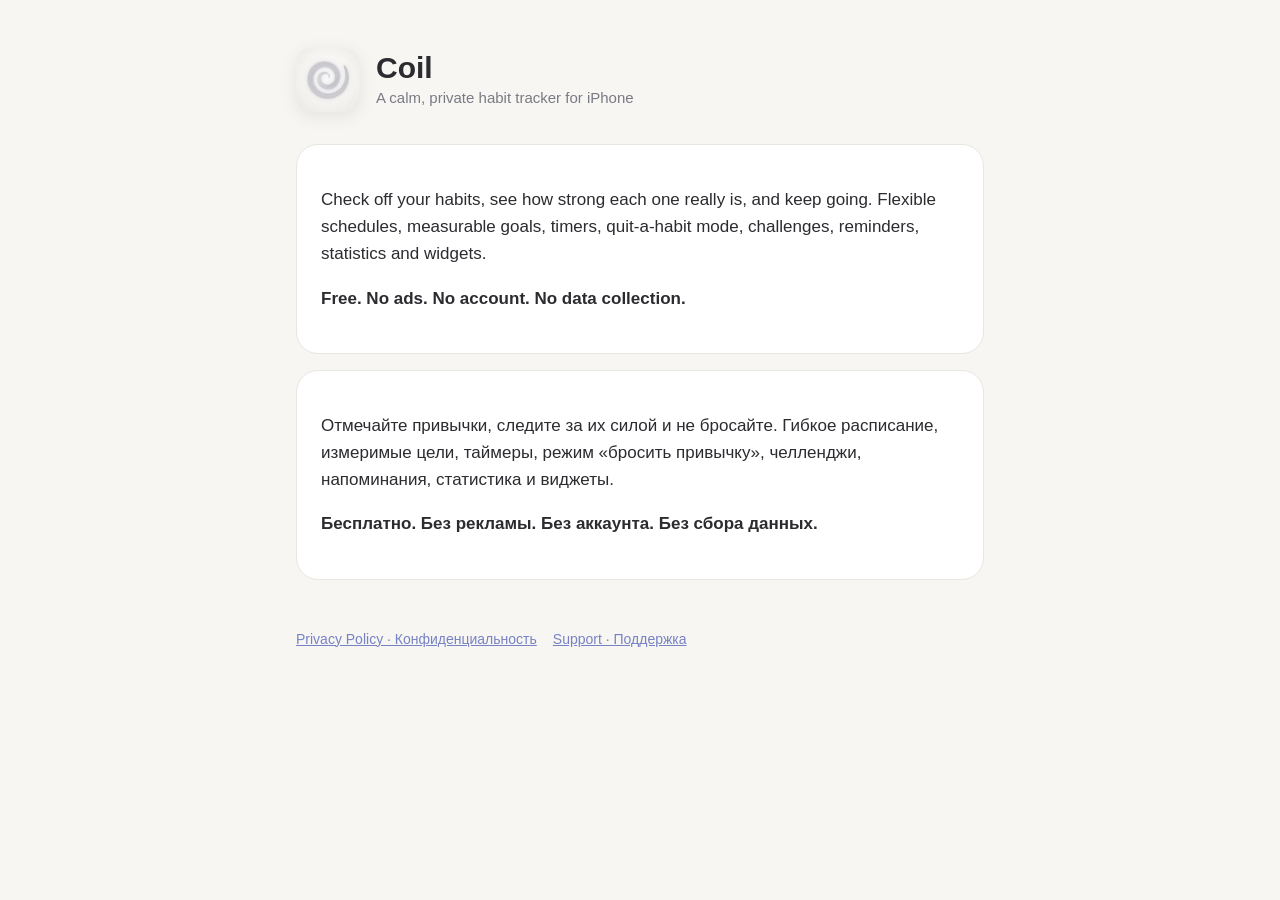
<file: site/index.html>
<!doctype html>
<html lang="en">
<head>
  <meta charset="utf-8">
  <meta name="viewport" content="width=device-width, initial-scale=1">
  <title>Coil Habit Tracker</title>
  <meta name="description" content="A calm, private habit tracker for iPhone.">
  <link rel="icon" href="icon.png">
  <link rel="stylesheet" href="style.css">
</head>
<body>
<main>
  <header>
    <img src="icon.png" alt="">
    <div>
      <h1>Coil</h1>
      <div class="muted">A calm, private habit tracker for iPhone</div>
    </div>
  </header>

  <section class="card">
    <p>Check off your habits, see how strong each one really is, and keep going. Flexible schedules, measurable goals, timers, quit-a-habit mode, challenges, reminders, statistics and widgets.</p>
    <p><strong>Free. No ads. No account. No data collection.</strong></p>
  </section>

  <section class="card" lang="ru">
    <p>Отмечайте привычки, следите за их силой и не бросайте. Гибкое расписание, измеримые цели, таймеры, режим «бросить привычку», челленджи, напоминания, статистика и виджеты.</p>
    <p><strong>Бесплатно. Без рекламы. Без аккаунта. Без сбора данных.</strong></p>
  </section>

  <footer>
    <a href="privacy.html">Privacy Policy · Конфиденциальность</a>
    <a href="support.html">Support · Поддержка</a>
  </footer>
</main>
</body>
</html>
</file>
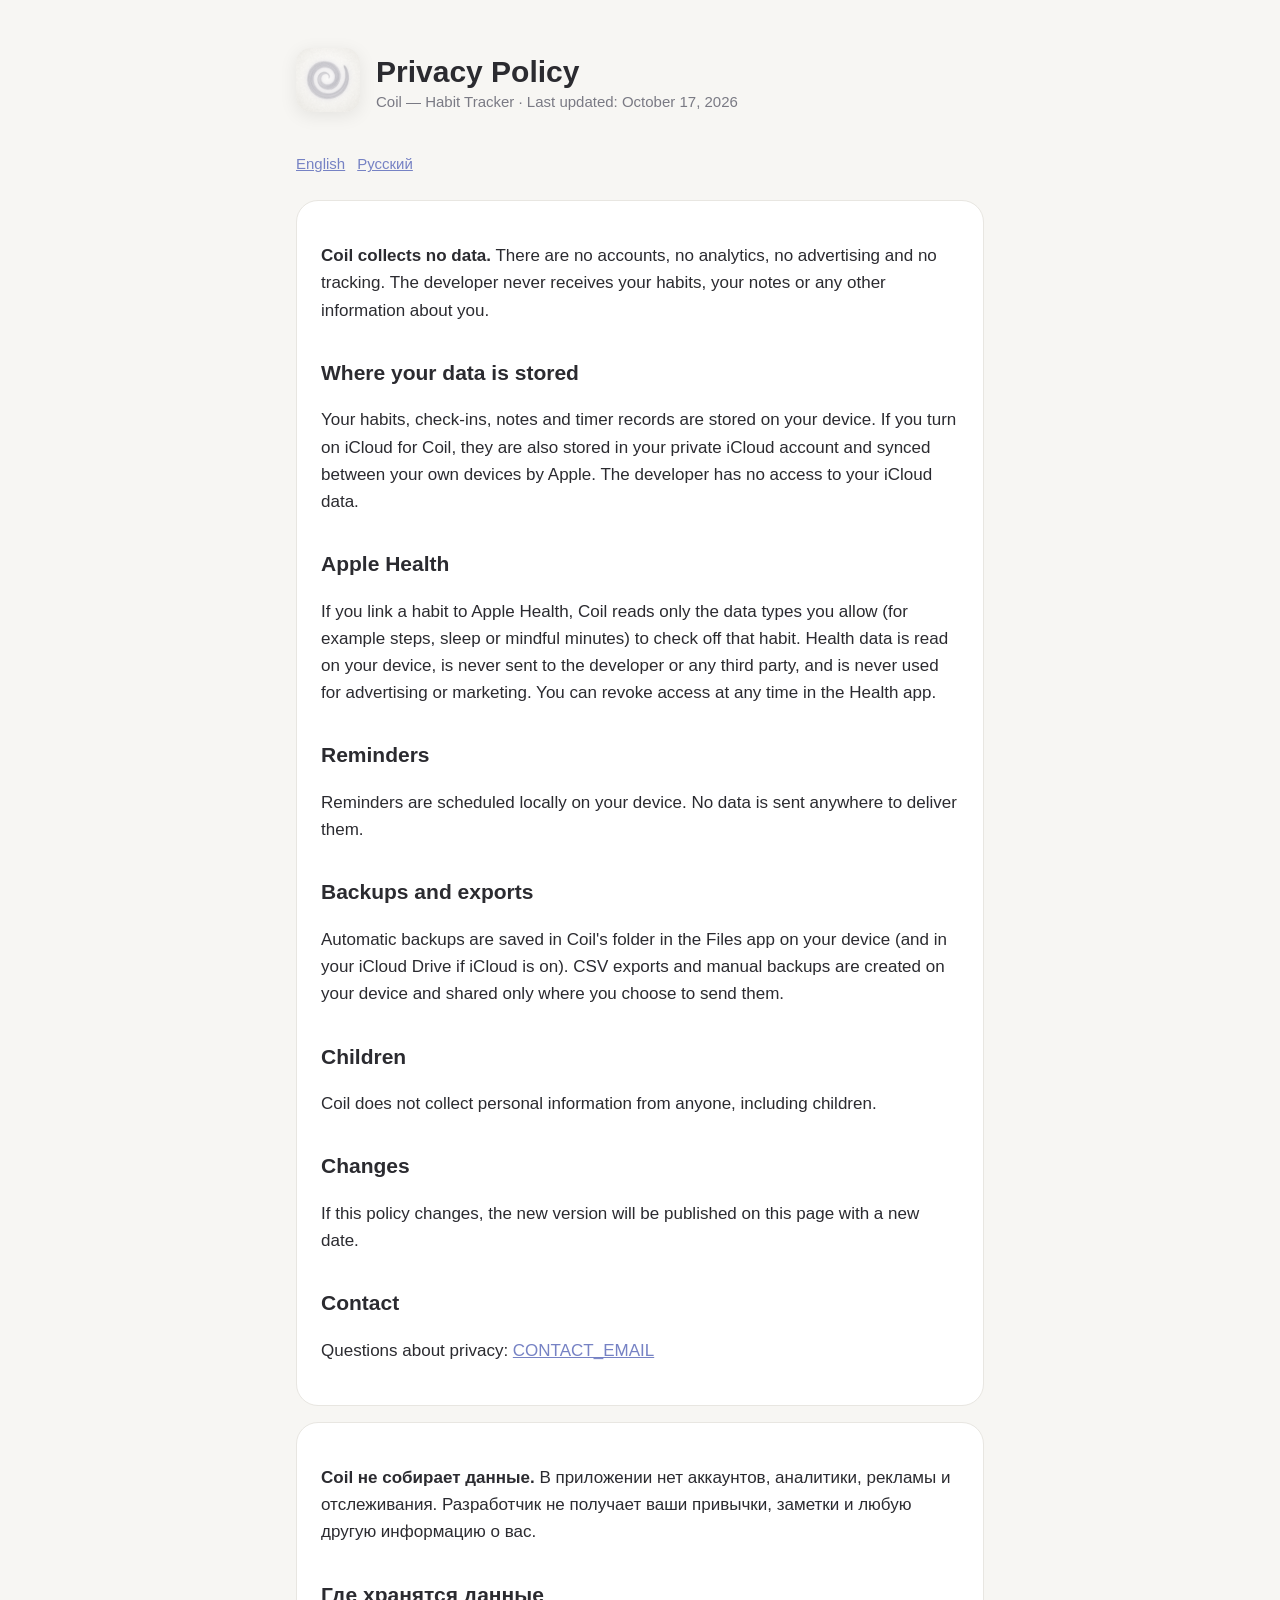
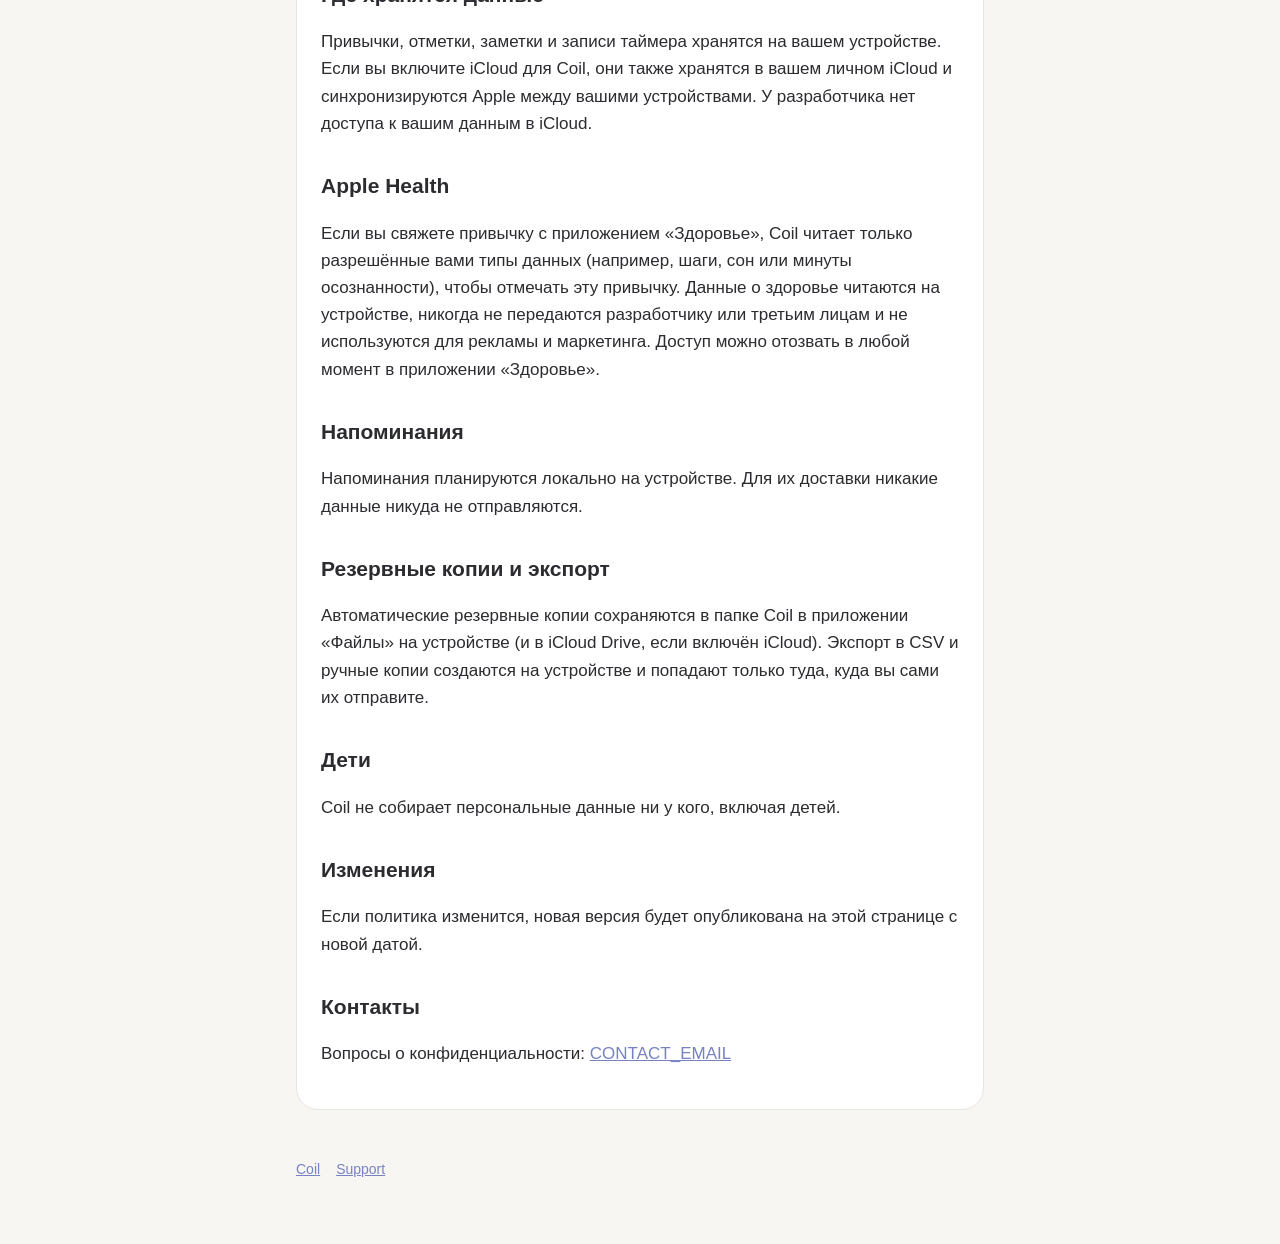
<file: site/privacy.html>
<!doctype html>
<html lang="en">
<head>
  <meta charset="utf-8">
  <meta name="viewport" content="width=device-width, initial-scale=1">
  <title>Coil Privacy Policy</title>
  <meta name="description" content="Coil collects no data. Your habits stay on your devices.">
  <link rel="icon" href="icon.png">
  <link rel="stylesheet" href="style.css">
</head>
<body>
<main>
  <header>
    <a href="index.html"><img src="icon.png" alt=""></a>
    <div>
      <h1>Privacy Policy</h1>
      <div class="muted">Coil — Habit Tracker · Last updated: October 17, 2026</div>
    </div>
  </header>

  <nav class="lang"><a href="#en">English</a><a href="#ru">Русский</a></nav>

  <section class="card" id="en">
    <p><strong>Coil collects no data.</strong> There are no accounts, no analytics, no advertising and no tracking. The developer never receives your habits, your notes or any other information about you.</p>

    <h2>Where your data is stored</h2>
    <p>Your habits, check-ins, notes and timer records are stored on your device. If you turn on iCloud for Coil, they are also stored in your private iCloud account and synced between your own devices by Apple. The developer has no access to your iCloud data.</p>

    <h2>Apple Health</h2>
    <p>If you link a habit to Apple Health, Coil reads only the data types you allow (for example steps, sleep or mindful minutes) to check off that habit. Health data is read on your device, is never sent to the developer or any third party, and is never used for advertising or marketing. You can revoke access at any time in the Health app.</p>

    <h2>Reminders</h2>
    <p>Reminders are scheduled locally on your device. No data is sent anywhere to deliver them.</p>

    <h2>Backups and exports</h2>
    <p>Automatic backups are saved in Coil's folder in the Files app on your device (and in your iCloud Drive if iCloud is on). CSV exports and manual backups are created on your device and shared only where you choose to send them.</p>

    <h2>Children</h2>
    <p>Coil does not collect personal information from anyone, including children.</p>

    <h2>Changes</h2>
    <p>If this policy changes, the new version will be published on this page with a new date.</p>

    <h2>Contact</h2>
    <p>Questions about privacy: <a href="mailto:CONTACT_EMAIL">CONTACT_EMAIL</a></p>
  </section>

  <section class="card" id="ru" lang="ru">
    <p><strong>Coil не собирает данные.</strong> В приложении нет аккаунтов, аналитики, рекламы и отслеживания. Разработчик не получает ваши привычки, заметки и любую другую информацию о вас.</p>

    <h2>Где хранятся данные</h2>
    <p>Привычки, отметки, заметки и записи таймера хранятся на вашем устройстве. Если вы включите iCloud для Coil, они также хранятся в вашем личном iCloud и синхронизируются Apple между вашими устройствами. У разработчика нет доступа к вашим данным в iCloud.</p>

    <h2>Apple Health</h2>
    <p>Если вы свяжете привычку с приложением «Здоровье», Coil читает только разрешённые вами типы данных (например, шаги, сон или минуты осознанности), чтобы отмечать эту привычку. Данные о здоровье читаются на устройстве, никогда не передаются разработчику или третьим лицам и не используются для рекламы и маркетинга. Доступ можно отозвать в любой момент в приложении «Здоровье».</p>

    <h2>Напоминания</h2>
    <p>Напоминания планируются локально на устройстве. Для их доставки никакие данные никуда не отправляются.</p>

    <h2>Резервные копии и экспорт</h2>
    <p>Автоматические резервные копии сохраняются в папке Coil в приложении «Файлы» на устройстве (и в iCloud Drive, если включён iCloud). Экспорт в CSV и ручные копии создаются на устройстве и попадают только туда, куда вы сами их отправите.</p>

    <h2>Дети</h2>
    <p>Coil не собирает персональные данные ни у кого, включая детей.</p>

    <h2>Изменения</h2>
    <p>Если политика изменится, новая версия будет опубликована на этой странице с новой датой.</p>

    <h2>Контакты</h2>
    <p>Вопросы о конфиденциальности: <a href="mailto:CONTACT_EMAIL">CONTACT_EMAIL</a></p>
  </section>

  <footer>
    <a href="index.html">Coil</a>
    <a href="support.html">Support</a>
  </footer>
</main>
</body>
</html>
</file>
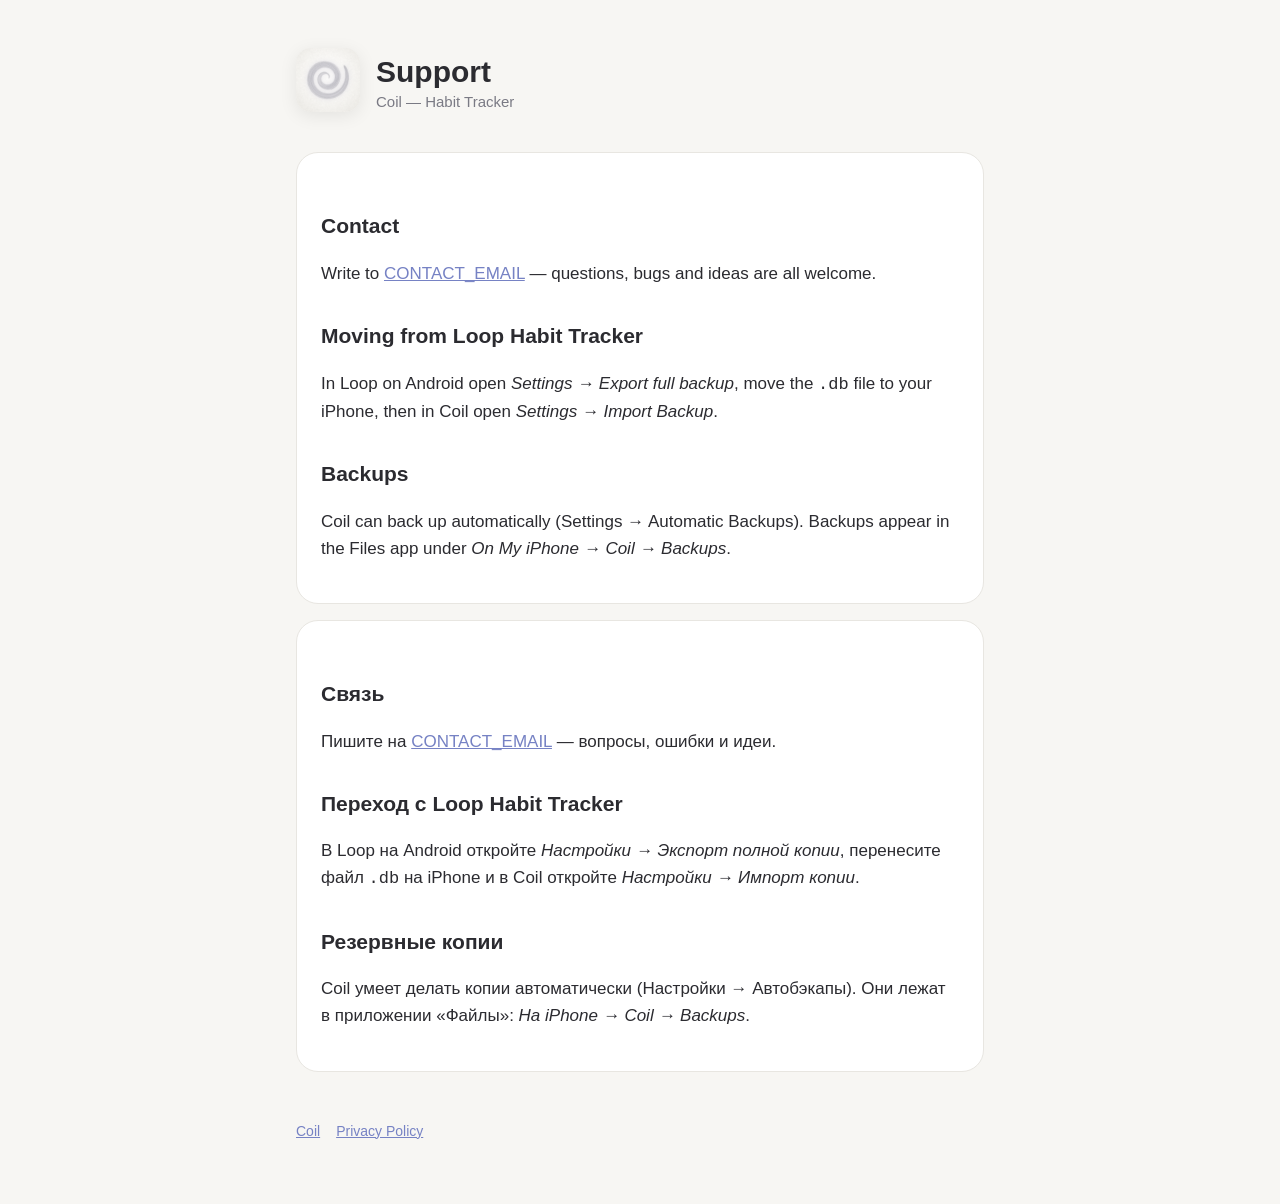
<file: site/support.html>
<!doctype html>
<html lang="en">
<head>
  <meta charset="utf-8">
  <meta name="viewport" content="width=device-width, initial-scale=1">
  <title>Coil Support</title>
  <link rel="icon" href="icon.png">
  <link rel="stylesheet" href="style.css">
</head>
<body>
<main>
  <header>
    <a href="index.html"><img src="icon.png" alt=""></a>
    <div>
      <h1>Support</h1>
      <div class="muted">Coil — Habit Tracker</div>
    </div>
  </header>

  <section class="card">
    <h2>Contact</h2>
    <p>Write to <a href="mailto:CONTACT_EMAIL">CONTACT_EMAIL</a> — questions, bugs and ideas are all welcome.</p>

    <h2>Moving from Loop Habit Tracker</h2>
    <p>In Loop on Android open <em>Settings → Export full backup</em>, move the <code>.db</code> file to your iPhone, then in Coil open <em>Settings → Import Backup</em>.</p>

    <h2>Backups</h2>
    <p>Coil can back up automatically (Settings → Automatic Backups). Backups appear in the Files app under <em>On My iPhone → Coil → Backups</em>.</p>
  </section>

  <section class="card" lang="ru">
    <h2>Связь</h2>
    <p>Пишите на <a href="mailto:CONTACT_EMAIL">CONTACT_EMAIL</a> — вопросы, ошибки и идеи.</p>

    <h2>Переход с Loop Habit Tracker</h2>
    <p>В Loop на Android откройте <em>Настройки → Экспорт полной копии</em>, перенесите файл <code>.db</code> на iPhone и в Coil откройте <em>Настройки → Импорт копии</em>.</p>

    <h2>Резервные копии</h2>
    <p>Coil умеет делать копии автоматически (Настройки → Автобэкапы). Они лежат в приложении «Файлы»: <em>На iPhone → Coil → Backups</em>.</p>
  </section>

  <footer>
    <a href="index.html">Coil</a>
    <a href="privacy.html">Privacy Policy</a>
  </footer>
</main>
</body>
</html>
</file>
<file: site/style.css>
:root {
  --bg: #f7f6f3;
  --card: #ffffff;
  --text: #2b2b30;
  --muted: #7a7a84;
  --accent: #7682c4;
  --line: #e8e6e1;
}

@media (prefers-color-scheme: dark) {
  :root {
    --bg: #161618;
    --card: #1f1f22;
    --text: #ececf0;
    --muted: #9a9aa4;
    --accent: #a4b0eb;
    --line: #2c2c31;
  }
}

* { box-sizing: border-box; }

body {
  margin: 0;
  background: var(--bg);
  color: var(--text);
  font: 17px/1.6 ui-rounded, "SF Pro Rounded", -apple-system, BlinkMacSystemFont, "Segoe UI", sans-serif;
  -webkit-text-size-adjust: 100%;
}

main {
  max-width: 720px;
  margin: 0 auto;
  padding: 48px 16px 64px;
}

header {
  display: flex;
  align-items: center;
  gap: 16px;
  margin-bottom: 32px;
}

header img {
  width: 64px;
  height: 64px;
  border-radius: 15px;
  box-shadow: 0 4px 18px rgba(0, 0, 0, 0.08);
}

header a { color: inherit; text-decoration: none; }

h1 { font-size: 30px; line-height: 1.2; margin: 0; }
h2 { font-size: 21px; margin: 32px 0 8px; }
p, li { color: var(--text); }
.muted { color: var(--muted); font-size: 15px; }
a { color: var(--accent); }

.card {
  background: var(--card);
  border: 1px solid var(--line);
  border-radius: 22px;
  padding: 24px;
  margin: 16px 0;
}

nav.lang {
  display: flex;
  gap: 12px;
  margin: 8px 0 24px;
  font-size: 15px;
}

ul { padding-left: 22px; }

footer {
  margin-top: 48px;
  font-size: 14px;
  color: var(--muted);
  display: flex;
  gap: 16px;
  flex-wrap: wrap;
}
</file>
